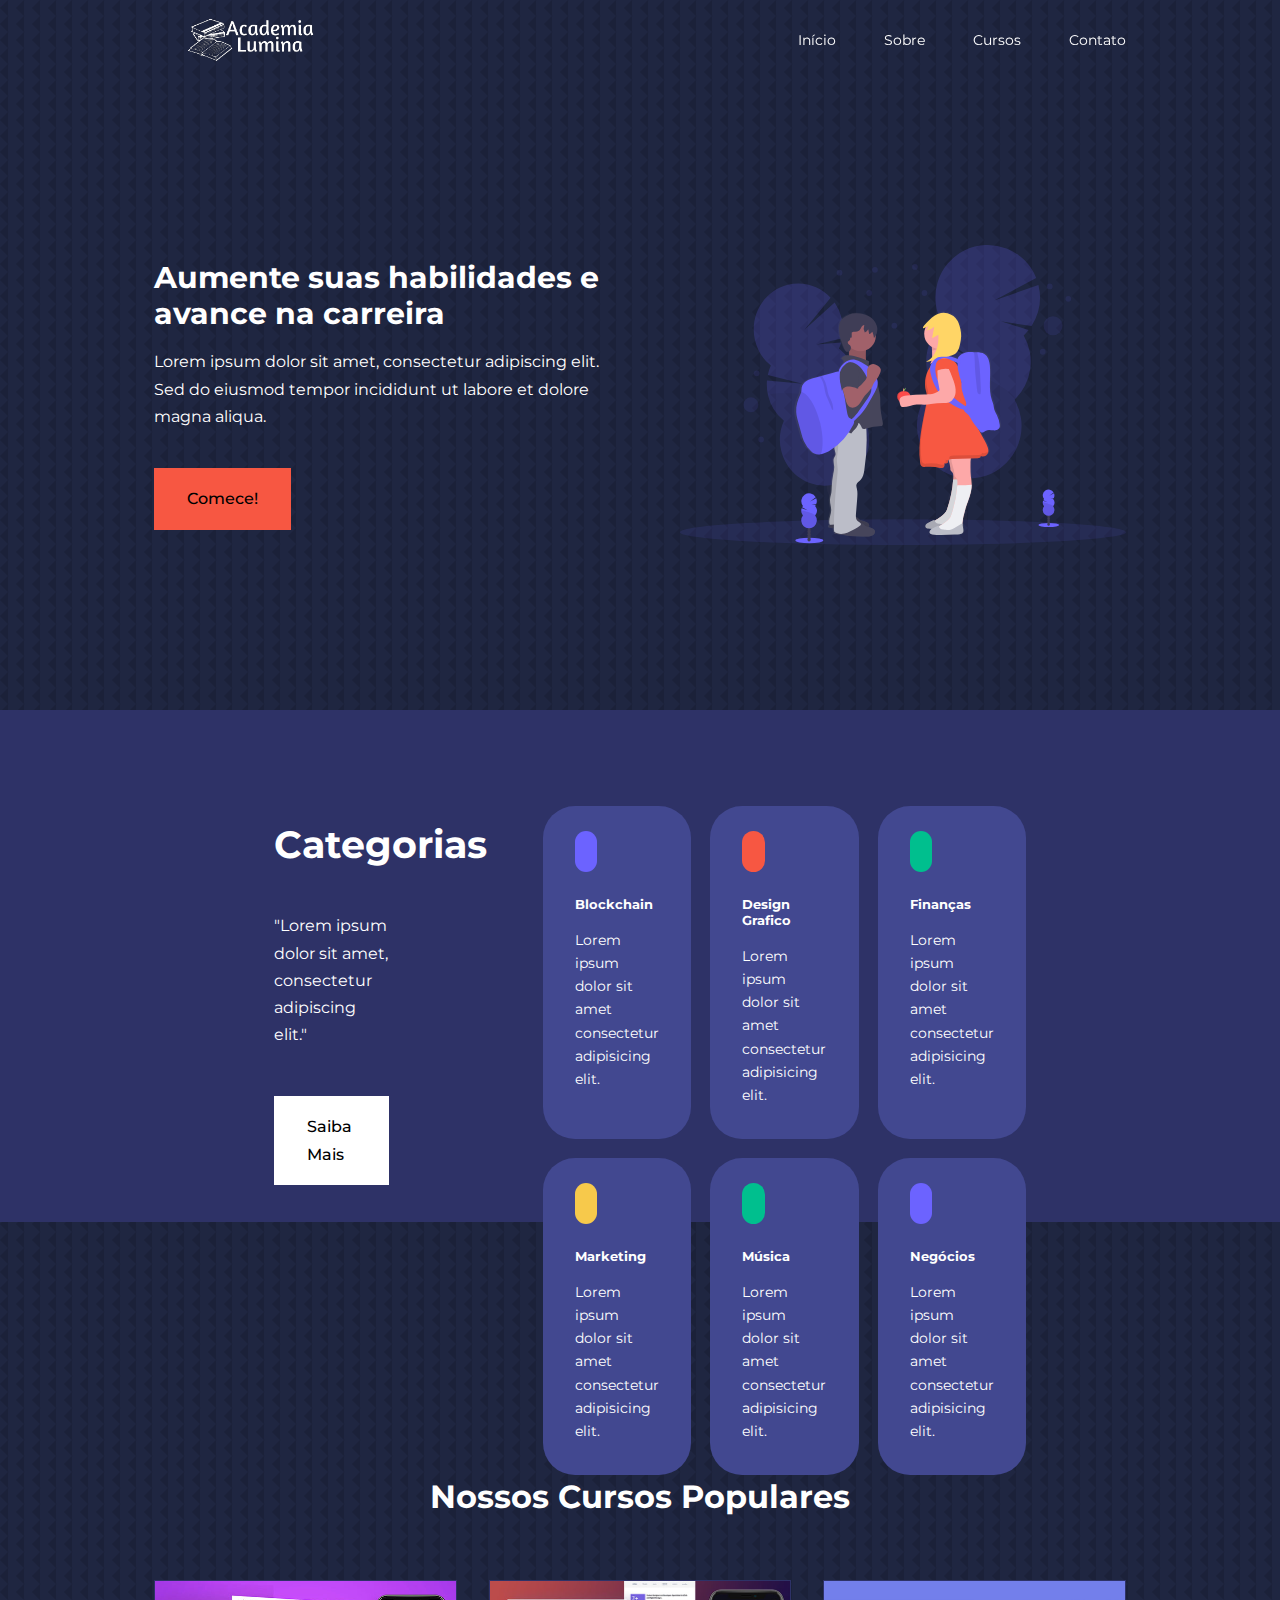
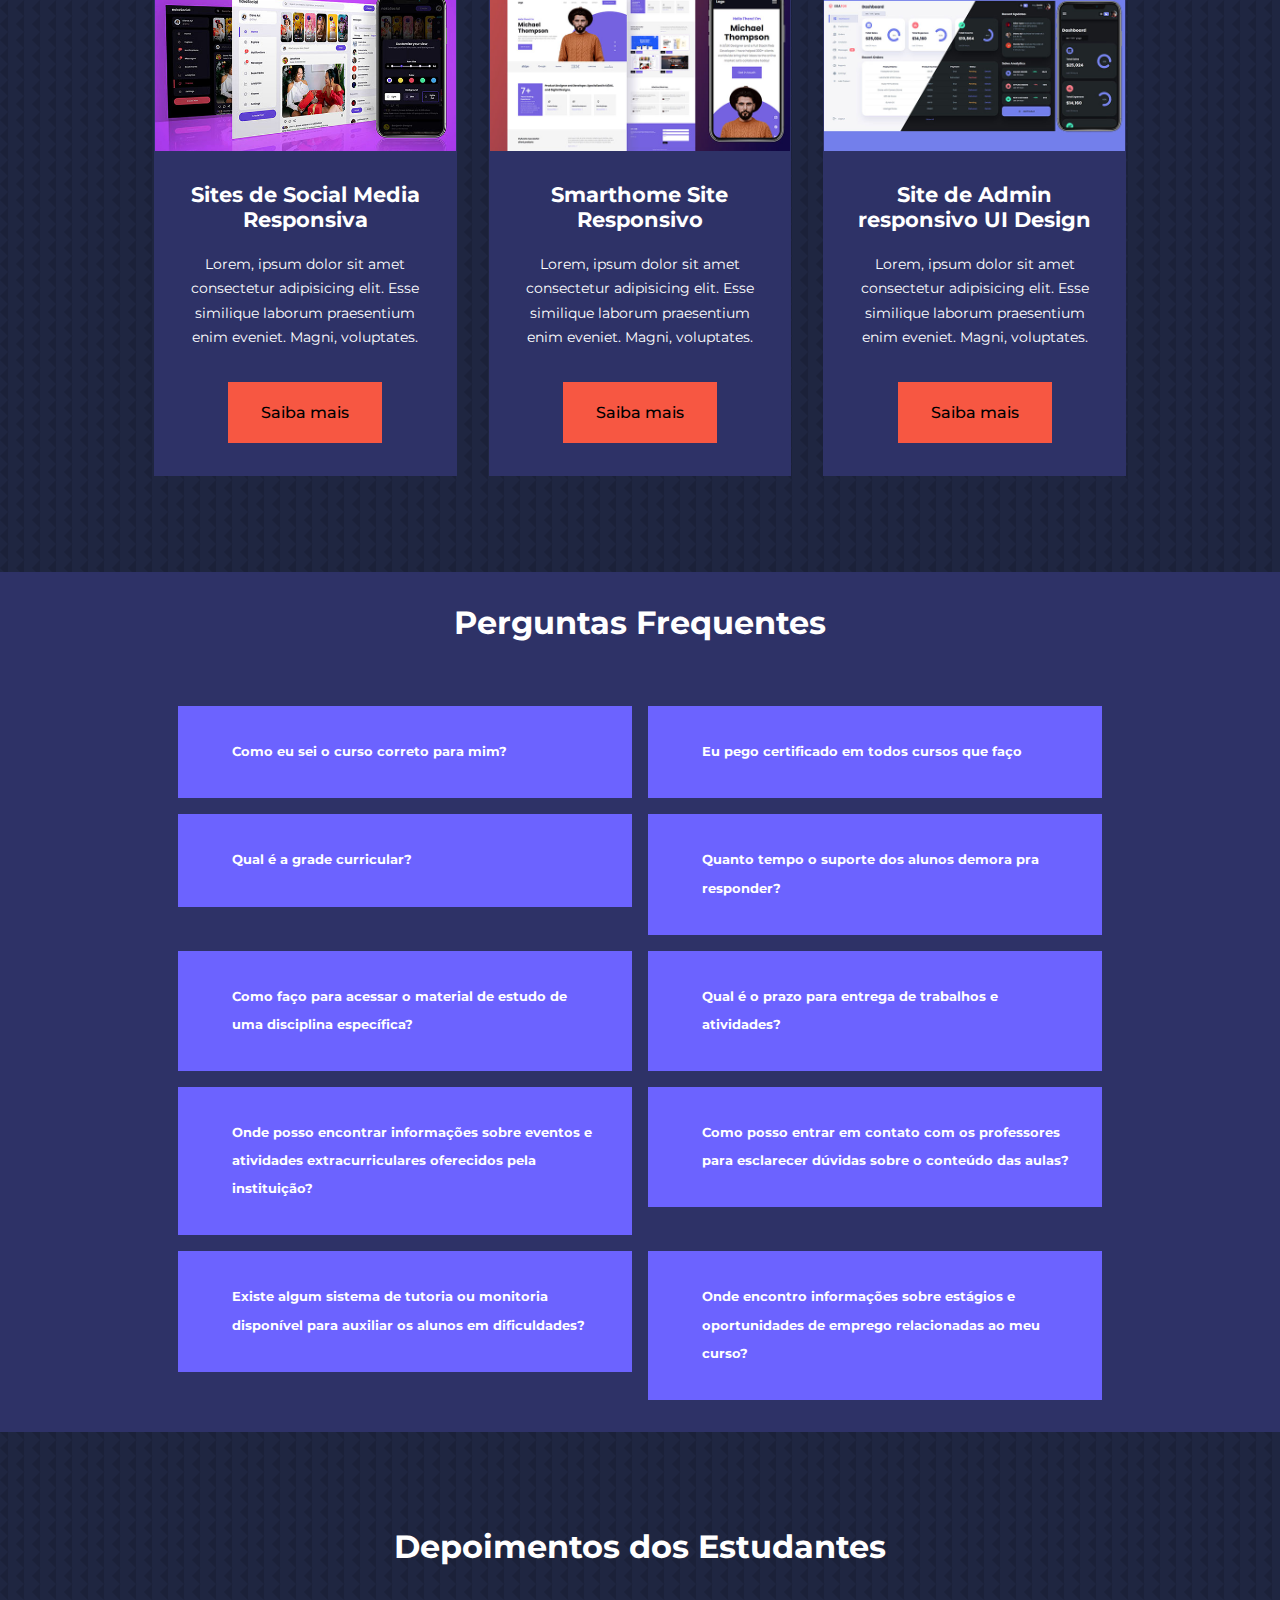
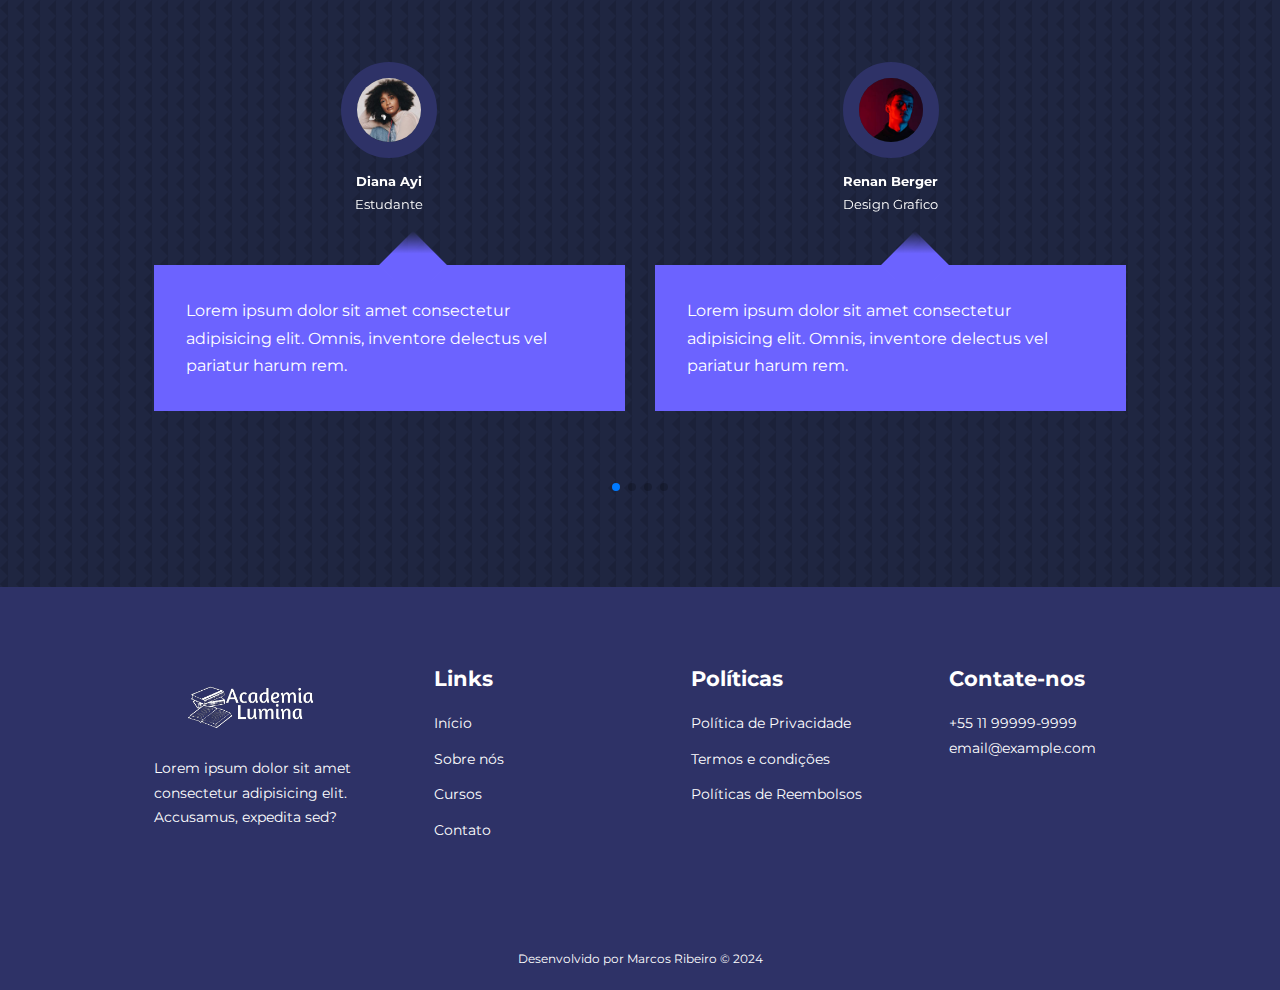
<file: index.html>
<!DOCTYPE html>
<html lang="en">
  <head>
    <meta charset="UTF-8" />
    <meta name="viewport" content="width=device-width, initial-scale=1.0" />
    <title>Academia Lumina</title>
    <link rel="stylesheet" href="./css/style.css" />

    <link
      rel="stylesheet"
      href="https://unicons.iconscout.com/release/v4.0.8/css/line.css"
    />

    <!-- FONT Montserrat -->
    <link rel="preconnect" href="https://fonts.googleapis.com" />
    <link rel="preconnect" href="https://fonts.gstatic.com" crossorigin />
    <link
      href="https://fonts.googleapis.com/css2?family=Montserrat:ital,wght@0,100..900;1,100..900&display=swap"
      rel="stylesheet"
    />

    <!-- Swipper -->
    <link
      rel="stylesheet"
      href="https://cdn.jsdelivr.net/npm/swiper@11/swiper-bundle.min.css"
    />
    <style>
        body {
            background-image: url("./images/bg-texture.png");
        }
    </style>

  </head>
  <body>
    <!-- Navbar -->
    <nav>
      <div class="container nav_container">
        <a class="logo" href="index.html"
          ><img src="./images/Logo_lumina.png" alt=""
        /></a>
        <ul class="nav_menu">
          <li><a href="index.html">Início</a></li>
          <li><a href="about.html">Sobre</a></li>
          <li><a href="courses.html">Cursos</a></li>
          <li><a href="contact.html">Contato</a></li>
        </ul>

        <button id="open-menu-btn"><i class="uil uil-bars"></i></button>
        <button id="close-menu-btn"><i class="uil uil-multiply"></i></button>
      </div>
    </nav>

    <!-- header -->
    <header>
      <div class="container header_container">
        <div class="header_left">
          <h1>Aumente suas habilidades e avance na carreira</h1>
          <p>
            Lorem ipsum dolor sit amet, consectetur adipiscing elit. Sed do
            eiusmod tempor incididunt ut labore et dolore magna aliqua.
          </p>
          <a href="courses.html" class="btn btn-primary">Comece!</a>
        </div>
        <div class="header_right">
          <div class="header_right_image">
            <img src="./images/header.svg" />
          </div>
        </div>
      </div>
    </header>

    <!-- categories -->
    <section class="categories">
      <div class="container categories_container">
        <div class="categories_left">
          <h1>Categorias</h1>
          <p>"Lorem ipsum dolor sit amet, consectetur adipiscing elit."</p>
          <a href="#" class="btn">Saiba Mais</a>
        </div>

        <div class="categories_right">
          <article class="category">
            <span class="category_icon"
              ><i class="uil uil-bitcoin-circle"></i
            ></span>
            <h5>Blockchain</h5>
            <p>Lorem ipsum dolor sit amet consectetur adipisicing elit.</p>
          </article>
  
          <article class="category">
            <span class="category_icon"><i class="uil uil-palette"></i></span>
            <h5>Design Grafico</h5>
            <p>Lorem ipsum dolor sit amet consectetur adipisicing elit.</p>
          </article>
  
          <article class="category">
            <span class="category_icon"><i class="uil uil-usd-circle"></i></span>
            <h5>Finanças</h5>
            <p>Lorem ipsum dolor sit amet consectetur adipisicing elit.</p>
          </article>
  
          <article class="category">
            <span class="category_icon"><i class="uil uil-megaphone"></i></span>
            <h5>Marketing</h5>
            <p>Lorem ipsum dolor sit amet consectetur adipisicing elit.</p>
          </article>
  
          <article class="category">
            <span class="category_icon"><i class="uil uil-music"></i></span>
            <h5>Música</h5>
            <p>Lorem ipsum dolor sit amet consectetur adipisicing elit.</p>
          </article>
  
          <article class="category">
            <span class="category_icon"
              ><i class="uil uil-puzzle-piece"></i
            ></span>
            <h5>Negócios</h5>
            <p>Lorem ipsum dolor sit amet consectetur adipisicing elit.</p>
          </article>
        </div>
      </div>

    </section>

    <!-- Cursos -->
    <section class="courses">
      <h2>Nossos Cursos Populares</h2>
      <div class="container courses_container">
        <article class="course">
          <div class="course_image">
            <img src="./images/course1.jpg" alt="" />
          </div>
          <div class="course_info">
            <h4>Sites de Social Media Responsiva</h4>
            <p>
              Lorem, ipsum dolor sit amet consectetur adipisicing elit. Esse
              similique laborum praesentium enim eveniet. Magni, voluptates.
            </p>
            <a href="courses.html" class="btn btn-primary">Saiba mais</a>
          </div>
        </article>

        <article class="course">
          <div class="course_image">
            <img src="./images/course2.jpg" alt="" />
          </div>
          <div class="course_info">
            <h4>Smarthome Site Responsivo</h4>
            <p>
              Lorem, ipsum dolor sit amet consectetur adipisicing elit. Esse
              similique laborum praesentium enim eveniet. Magni, voluptates.
            </p>
            <a href="courses.html" class="btn btn-primary">Saiba mais</a>
          </div>
        </article>

        <article class="course">
          <div class="course_image">
            <img src="./images/course3.jpg" alt="" />
          </div>
          <div class="course_info">
            <h4>Site de Admin responsivo UI Design</h4>
            <p>
              Lorem, ipsum dolor sit amet consectetur adipisicing elit. Esse
              similique laborum praesentium enim eveniet. Magni, voluptates.
            </p>
            <a href="courses.html" class="btn btn-primary">Saiba mais</a>
          </div>
        </article>
      </div>
    </section>

    <!-- faqs -->
    <section class="faqs">
      <h2>Perguntas Frequentes</h2>
      <div class="container faq_container">
        <article class="faq">
          <div class="faq_icon"><i class="uil uil-plus"></i></div>
          <div class="question_aswer">
            <h4>Como eu sei o curso correto para mim?</h4>
            <p>
              Lorem ipsum dolor sit amet consectetur adipisicing elit. Pariatur
              inventore ex debitis eius natus soluta explicabo. Lorem ipsum
              dolor sit amet consectetur adipisicing elit. Magnam id aspernatur
              rerum accusamus soluta?
            </p>
          </div>
        </article>

        <article class="faq">
          <div class="faq_icon"><i class="uil uil-plus"></i></div>
          <div class="question_aswer">
            <h4>Eu pego certificado em todos cursos que faço</h4>
            <p>
              Lorem ipsum dolor sit amet consectetur adipisicing elit. Pariatur
              inventore ex debitis eius natus soluta explicabo. Lorem ipsum
              dolor sit amet consectetur adipisicing elit. Magnam id aspernatur
              rerum accusamus soluta?
            </p>
          </div>
        </article>

        <article class="faq">
          <div class="faq_icon"><i class="uil uil-plus"></i></div>
          <div class="question_aswer">
            <h4>Qual é a grade curricular?</h4>
            <p>
              Lorem ipsum dolor sit amet consectetur adipisicing elit. Pariatur
              inventore ex debitis eius natus soluta explicabo. Lorem ipsum
              dolor sit amet consectetur adipisicing elit. Magnam id aspernatur
              rerum accusamus soluta?
            </p>
          </div>
        </article>

        <article class="faq">
          <div class="faq_icon"><i class="uil uil-plus"></i></div>
          <div class="question_aswer">
            <h4>Quanto tempo o suporte dos alunos demora pra responder?</h4>
            <p>
              Lorem ipsum dolor sit amet consectetur adipisicing elit. Pariatur
              inventore ex debitis eius natus soluta explicabo. Lorem ipsum
              dolor sit amet consectetur adipisicing elit. Magnam id aspernatur
              rerum accusamus soluta?
            </p>
          </div>
        </article>

        <article class="faq">
          <div class="faq_icon"><i class="uil uil-plus"></i></div>
          <div class="question_aswer">
            <h4>
              Como faço para acessar o material de estudo de uma disciplina
              específica?
            </h4>
            <p>
              Lorem ipsum dolor sit amet consectetur adipisicing elit. Pariatur
              inventore ex debitis eius natus soluta explicabo. Lorem ipsum
              dolor sit amet consectetur adipisicing elit. Magnam id aspernatur
              rerum accusamus soluta?
            </p>
          </div>
        </article>

        <article class="faq">
          <div class="faq_icon"><i class="uil uil-plus"></i></div>
          <div class="question_aswer">
            <h4>Qual é o prazo para entrega de trabalhos e atividades?</h4>
            <p>
              Lorem ipsum dolor sit amet consectetur adipisicing elit. Pariatur
              inventore ex debitis eius natus soluta explicabo. Lorem ipsum
              dolor sit amet consectetur adipisicing elit. Magnam id aspernatur
              rerum accusamus soluta?
            </p>
          </div>
        </article>

        <article class="faq">
          <div class="faq_icon"><i class="uil uil-plus"></i></div>
          <div class="question_aswer">
            <h4>
              Onde posso encontrar informações sobre eventos e atividades
              extracurriculares oferecidos pela instituição?
            </h4>
            <p>
              Lorem ipsum dolor sit amet consectetur adipisicing elit. Pariatur
              inventore ex debitis eius natus soluta explicabo. Lorem ipsum
              dolor sit amet consectetur adipisicing elit. Magnam id aspernatur
              rerum accusamus soluta?
            </p>
          </div>
        </article>

        <article class="faq">
          <div class="faq_icon"><i class="uil uil-plus"></i></div>
          <div class="question_aswer">
            <h4>
              Como posso entrar em contato com os professores para esclarecer
              dúvidas sobre o conteúdo das aulas?
            </h4>
            <p>
              Lorem ipsum dolor sit amet consectetur adipisicing elit. Pariatur
              inventore ex debitis eius natus soluta explicabo. Lorem ipsum
              dolor sit amet consectetur adipisicing elit. Magnam id aspernatur
              rerum accusamus soluta?
            </p>
          </div>
        </article>

        <article class="faq">
          <div class="faq_icon"><i class="uil uil-plus"></i></div>
          <div class="question_aswer">
            <h4>
              Existe algum sistema de tutoria ou monitoria disponível para
              auxiliar os alunos em dificuldades?
            </h4>
            <p>
              Lorem ipsum dolor sit amet consectetur adipisicing elit. Pariatur
              inventore ex debitis eius natus soluta explicabo. Lorem ipsum
              dolor sit amet consectetur adipisicing elit. Magnam id aspernatur
              rerum accusamus soluta?
            </p>
          </div>
        </article>

        <article class="faq">
          <div class="faq_icon"><i class="uil uil-plus"></i></div>
          <div class="question_aswer">
            <h4>
              Onde encontro informações sobre estágios e oportunidades de
              emprego relacionadas ao meu curso?
            </h4>
            <p>
              Lorem ipsum dolor sit amet consectetur adipisicing elit. Pariatur
              inventore ex debitis eius natus soluta explicabo. Lorem ipsum
              dolor sit amet consectetur adipisicing elit. Magnam id aspernatur
              rerum accusamus soluta?
            </p>
          </div>
        </article>
      </div>
    </section>

    <!-- Depoimentos -->
    <section class="container testimonials_container mySwiper">
      <h2>Depoimentos dos Estudantes</h2>
      <div class="swiper-wrapper">
        <article class="testimonial swiper-slide">
          <div class="avatar">
            <img src="./images/avatar1.jpg" alt="" />
          </div>
          <div class="testimonial_info">
            <h5>Diana Ayi</h5>
            <small>Estudante</small>
          </div>
          <div class="testimonial_body">
            <p>
              Lorem ipsum dolor sit amet consectetur adipisicing elit. Omnis,
              inventore delectus vel pariatur harum rem.
            </p>
          </div>
        </article>
        <article class="testimonial swiper-slide">
          <div class="avatar">
            <img src="./images/avatar2.jpg" alt="" />
          </div>
          <div class="testimonial_info">
            <h5>Renan Berger</h5>
            <small>Design Grafico</small>
          </div>
          <div class="testimonial_body">
            <p>
              Lorem ipsum dolor sit amet consectetur adipisicing elit. Omnis,
              inventore delectus vel pariatur harum rem.
            </p>
          </div>
        </article>
        <article class="testimonial swiper-slide">
          <div class="avatar">
            <img src="./images/avatar3.jpg" alt="" />
          </div>
          <div class="testimonial_info">
            <h5>Anton Su</h5>
            <small>Advogado</small>
          </div>
          <div class="testimonial_body">
            <p>
              Lorem ipsum dolor sit amet consectetur adipisicing elit. Omnis,
              inventore delectus vel pariatur harum rem.
            </p>
          </div>
        </article>
        <article class="testimonial swiper-slide">
          <div class="avatar">
            <img src="./images/avatar4.jpg" alt="" />
          </div>
          <div class="testimonial_info">
            <h5>Debora Menezes</h5>
            <small>Estagiária</small>
          </div>
          <div class="testimonial_body">
            <p>
              Lorem ipsum dolor sit amet consectetur adipisicing elit. Omnis,
              inventore delectus vel pariatur harum rem.
            </p>
          </div>
        </article>
        <article class="testimonial swiper-slide">
          <div class="avatar">
            <img src="./images/avatar5.jpg" alt="" />
          </div>
          <div class="testimonial_info">
            <h5>Laura Sesti</h5>
            <small>Web Designer</small>
          </div>
          <div class="testimonial_body">
            <p>
              Lorem ipsum dolor sit amet consectetur adipisicing elit. Omnis,
              inventore delectus vel pariatur harum rem.
            </p>
          </div>
        </article>
      </div>
      <div class="swiper-pagination"></div>
    </section>

    <!-- footer -->
    <footer class="footer">
      <div class="container footer_container">
        <div class="footer_1">
          <a class="logo footer_logo" href="index.html"><img src="./images/Logo_lumina.png" alt="" /></a>
          <p>Lorem ipsum dolor sit amet consectetur adipisicing elit. Accusamus, expedita sed?</p>
        </div>

        <div class="footer_2">
          <h4>Links</h4>
          <ul class="permalinks">
              <li><a href="index.html">Início</a></li>
              <li><a href="about.html">Sobre nós</a></li>
              <li><a href="courses.html">Cursos</a></li>
              <li><a href="contact.html">Contato</a></li>
          </ul>
        </div>

        <div class="footer_3">
            <h4>Políticas</h4>
            <ul class="privacy">
                <li><a href="#">Política de Privacidade</a></li>
                <li><a href="#">Termos e condições</a></li>
                <li><a href="#">Políticas de Reembolsos</a></li>
            </ul>
        </div>

        <div class="footer_4">
            <h4>Contate-nos</h4>
            <div>
                <p>+55 11 99999-9999</p>
                <p>email@example.com</p>
            </div>
            
            <ul class="footer_socials">
                <li><a href="#"><i class="uil uil-facebook-f"></i></a></li>
                <li><a href="#"><i class="uil uil-instagram-alt"></i></a></li>
                <li><a href="#"><i class="uil uil-twitter"></i></a></li>
                <li><a href="#"><i class="uil uil-linkedin-alt"></i></a></li>
            </ul>
        </div>

        
    </div>
    
    <div class="footer_copyright">
        <small>Desenvolvido por Marcos Ribeiro &copy; 2024</small>
    </div>
    </footer>

    <!-- Script -->
    <script src="./main.js"></script>
    <!-- Swipper -->
    <script src="https://cdn.jsdelivr.net/npm/swiper@11/swiper-bundle.min.js"></script>
    <script>
      var swiper = new Swiper(".mySwiper", {
        slidesPerView: 1,
        spaceBetween: 30,
        pagination: {
          el: ".swiper-pagination",
          clickable: true,
        },
        breakpoints: {
          600: {
            slidesPerView: 2,
          },
        },
      });
    </script>
  </body>
</html>
</file>
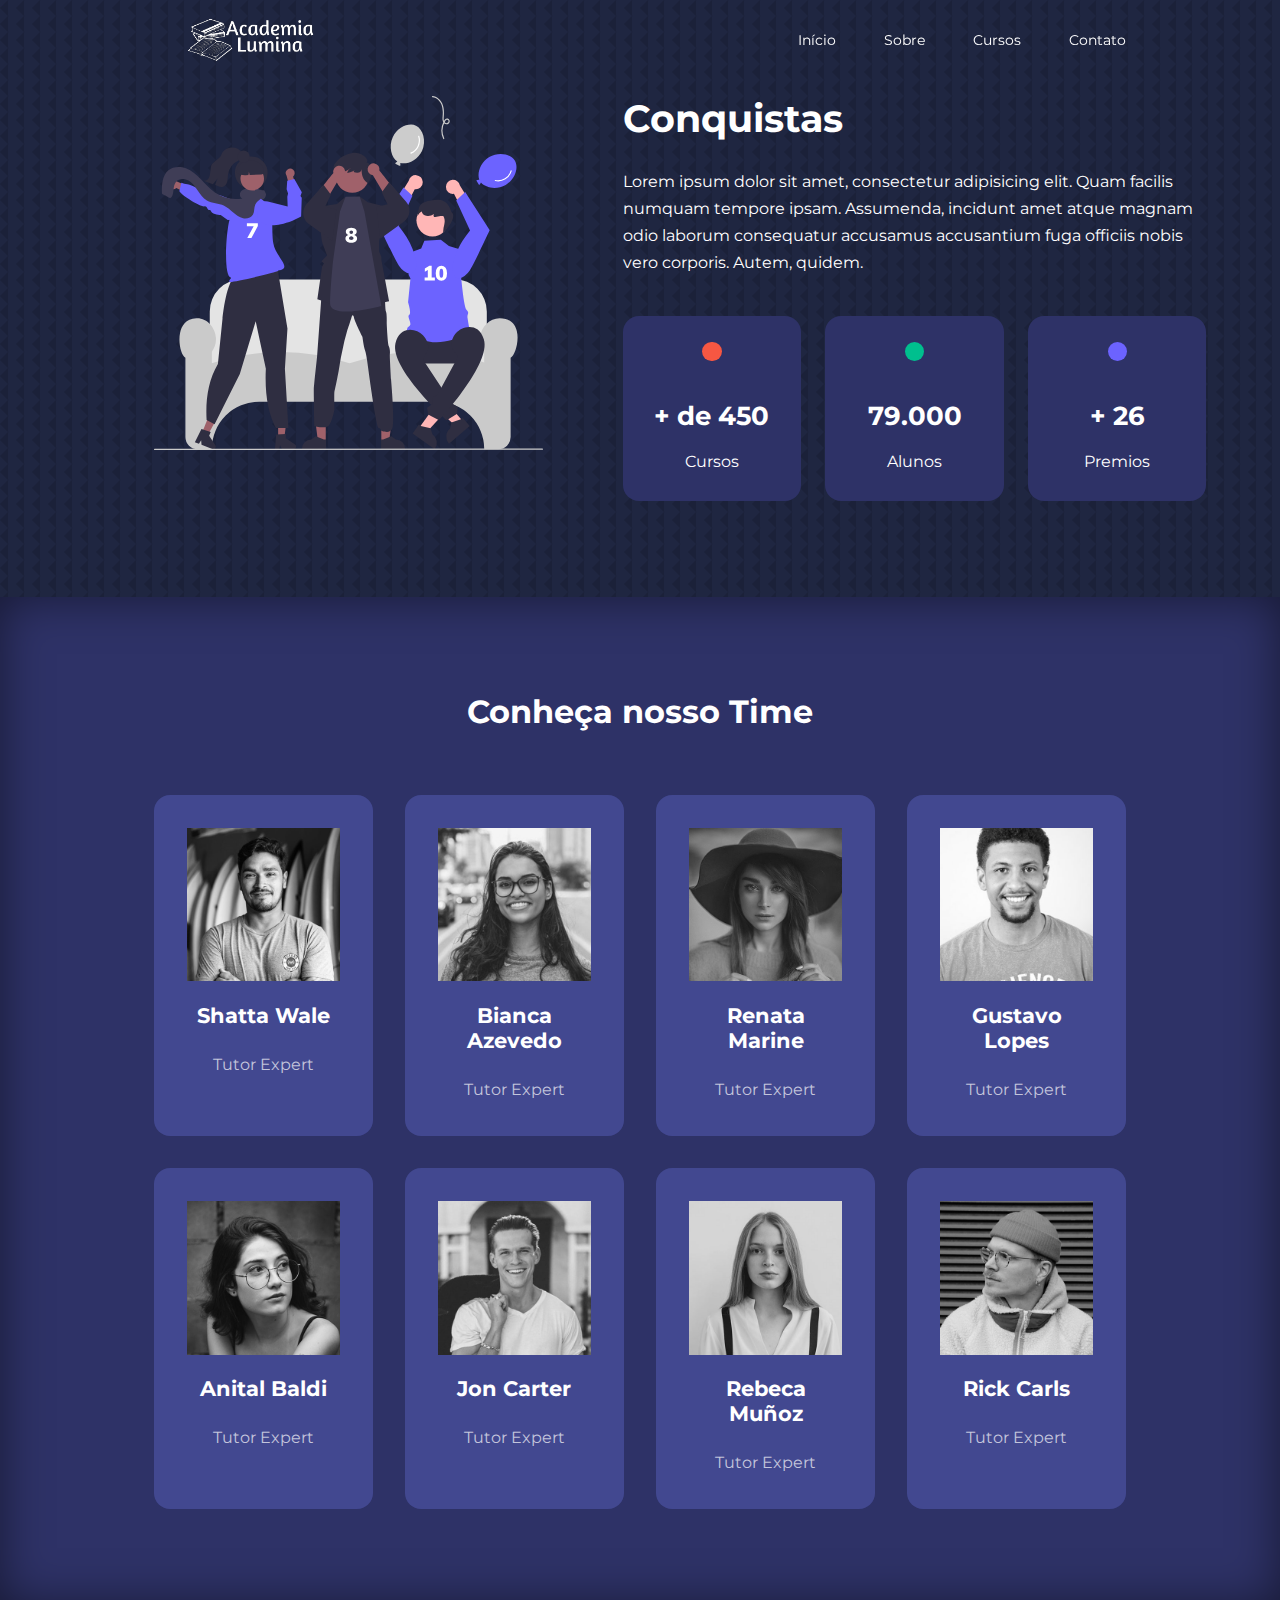
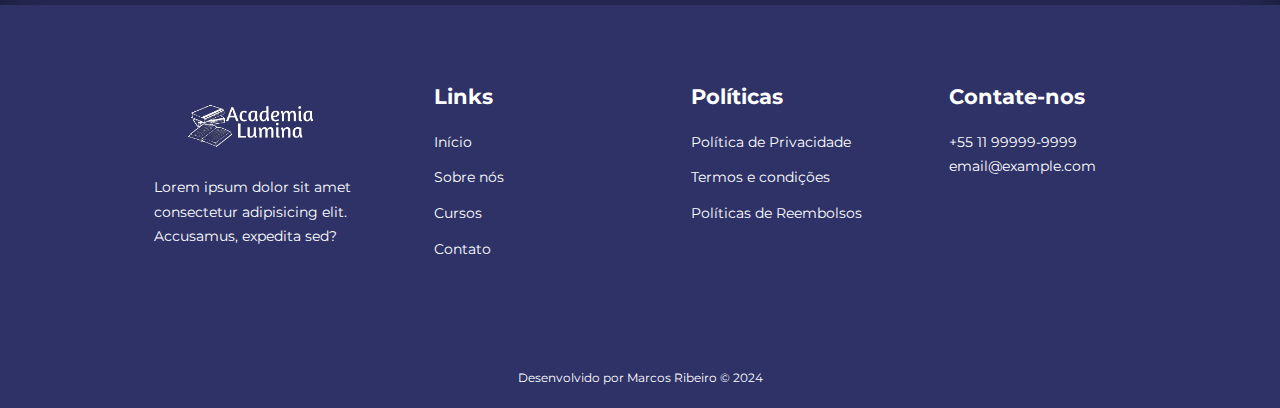
<file: about.html>
<!DOCTYPE html>
<html lang="en">
  <head>
    <meta charset="UTF-8" />
    <meta name="viewport" content="width=device-width, initial-scale=1.0" />
    <title>Academia Lumina | Sobre nós</title>
    <link rel="stylesheet" href="./css/style.css" />
    <link rel="stylesheet" href="./css/about.css">
    <link
      rel="stylesheet"
      href="https://unicons.iconscout.com/release/v4.0.8/css/line.css"
    />

    <!-- FONT Montserrat -->
    <link rel="preconnect" href="https://fonts.googleapis.com" />
    <link rel="preconnect" href="https://fonts.gstatic.com" crossorigin />
    <link
      href="https://fonts.googleapis.com/css2?family=Montserrat:ital,wght@0,100..900;1,100..900&display=swap"
      rel="stylesheet"
    />

    <!-- Swipper -->
    <link
      rel="stylesheet"
      href="https://cdn.jsdelivr.net/npm/swiper@11/swiper-bundle.min.css"
    />
    <style>
        body {
            background-image: url("./images/bg-texture.png");
        }
    </style>

  </head>
  <body>
    <!-- Navbar -->
    <nav>
      <div class="container nav_container">
        <a class="logo" href="index.html"
          ><img src="./images/Logo_lumina.png" alt=""
        /></a>
        <ul class="nav_menu">
          <li><a href="index.html">Início</a></li>
          <li><a href="about.html">Sobre</a></li>
          <li><a href="courses.html">Cursos</a></li>
          <li><a href="contact.html">Contato</a></li>
        </ul>

        <button id="open-menu-btn"><i class="uil uil-bars"></i></button>
        <button id="close-menu-btn"><i class="uil uil-multiply"></i></button>
      </div>
    </nav>

    <!-- Conquistas -->
    <section class="about_achievments">
        <div class="container about_achievements-container">
            <div class="about_achievements-left">
                <img src="./images/about achievements.svg" >
            </div>
            <div class="about_achievements-right">
                <h1>Conquistas</h1>
                <p>Lorem ipsum dolor sit amet, consectetur adipisicing elit. Quam facilis numquam tempore ipsam. Assumenda, incidunt amet atque magnam odio laborum consequatur accusamus accusantium fuga officiis nobis vero corporis. Autem, quidem.</p>
                <div class="achievements_cards">
                    <article class="achievements_card">
                        <span class="achievement_icon">
                            <i class="uil uil-video"></i>
                        </span>
                        <h3>+ de 450</h3>
                        <p>Cursos</p>
                    </article>
                    <article class="achievements_card">
                        <span class="achievement_icon">
                            <i class="uil uil-users-alt"></i>
                        </span>
                        <h3>79.000</h3>
                        <p>Alunos</p>
                    </article>
                    <article class="achievements_card">
                        <span class="achievement_icon">
                            <i class="uil uil-trophy"></i>
                        </span>
                        <h3>+ 26</h3>
                        <p>Premios</p>
                    </article>
                </div>
            </div>
        </div>
    </section>

    <!-- Team -->
    <section class="team">
        <h2>Conheça nosso Time</h2>
        <div class="container team_container">
            <article class="team_member">
                <div class="team_member-image">
                    <img src="./images/tm1.jpg" alt="">
                </div>
                <div class="team_member-info">
                    <h4>Shatta Wale</h4>
                    <p>Tutor Expert</p>
                </div>
                <div class="team_member-socials">
                    <a href="https://instagram.com" target="blank"><i class="uil uil-instagram"></i></a>
                    <a href="https://twitter.com" target="blank"><i class="uil uil-twitter-alt"></i></a>
                    <a href="https://linkedin.com" target="blank"><i class="uil uil-linkedin-alt"></i></a>
                </div>
            </article>

            <article class="team_member">
                <div class="team_member-image">
                    <img src="./images/tm2.jpg" alt="">
                </div>
                <div class="team_member-info">
                    <h4>Bianca Azevedo</h4>
                    <p>Tutor Expert</p>
                </div>
                <div class="team_member-socials">
                    <a href="https://instagram.com" target="blank"><i class="uil uil-instagram"></i></a>
                    <a href="https://twitter.com" target="blank"><i class="uil uil-twitter-alt"></i></a>
                    <a href="https://linkedin.com" target="blank"><i class="uil uil-linkedin-alt"></i></a>
                </div>
            </article>
            <article class="team_member">
                <div class="team_member-image">
                    <img src="./images/tm3.jpg" alt="">
                </div>
                <div class="team_member-info">
                    <h4>Renata Marine</h4>
                    <p>Tutor Expert</p>
                </div>
                <div class="team_member-socials">
                    <a href="https://instagram.com" target="blank"><i class="uil uil-instagram"></i></a>
                    <a href="https://twitter.com" target="blank"><i class="uil uil-twitter-alt"></i></a>
                    <a href="https://linkedin.com" target="blank"><i class="uil uil-linkedin-alt"></i></a>
                </div>
            </article>
            
            <article class="team_member">
                <div class="team_member-image">
                    <img src="./images/tm4.jpg" alt="">
                </div>
                <div class="team_member-info">
                    <h4>Gustavo Lopes</h4>
                    <p>Tutor Expert</p>
                </div>
                <div class="team_member-socials">
                    <a href="https://instagram.com" target="blank"><i class="uil uil-instagram"></i></a>
                    <a href="https://twitter.com" target="blank"><i class="uil uil-twitter-alt"></i></a>
                    <a href="https://linkedin.com" target="blank"><i class="uil uil-linkedin-alt"></i></a>
                </div>
            </article>
            
            <article class="team_member">
                <div class="team_member-image">
                    <img src="./images/tm5.jpg" alt="">
                </div>
                <div class="team_member-info">
                    <h4>Anital Baldi</h4>
                    <p>Tutor Expert</p>
                </div>
                <div class="team_member-socials">
                    <a href="https://instagram.com" target="blank"><i class="uil uil-instagram"></i></a>
                    <a href="https://twitter.com" target="blank"><i class="uil uil-twitter-alt"></i></a>
                    <a href="https://linkedin.com" target="blank"><i class="uil uil-linkedin-alt"></i></a>
                </div>
            </article>
            
            <article class="team_member">
                <div class="team_member-image">
                    <img src="./images/tm6.jpg" alt="">
                </div>
                <div class="team_member-info">
                    <h4>Jon Carter</h4>
                    <p>Tutor Expert</p>
                </div>
                <div class="team_member-socials">
                    <a href="https://instagram.com" target="blank"><i class="uil uil-instagram"></i></a>
                    <a href="https://twitter.com" target="blank"><i class="uil uil-twitter-alt"></i></a>
                    <a href="https://linkedin.com" target="blank"><i class="uil uil-linkedin-alt"></i></a>
                </div>
            </article>
            
            <article class="team_member">
                <div class="team_member-image">
                    <img src="./images/tm7.jpg" alt="">
                </div>
                <div class="team_member-info">
                    <h4>Rebeca Muñoz</h4>
                    <p>Tutor Expert</p>
                </div>
                <div class="team_member-socials">
                    <a href="https://instagram.com" target="blank"><i class="uil uil-instagram"></i></a>
                    <a href="https://twitter.com" target="blank"><i class="uil uil-twitter-alt"></i></a>
                    <a href="https://linkedin.com" target="blank"><i class="uil uil-linkedin-alt"></i></a>
                </div>
            </article>
            
            <article class="team_member">
                <div class="team_member-image">
                    <img src="./images/tm8.jpg" alt="">
                </div>
                <div class="team_member-info">
                    <h4>Rick Carls</h4>
                    <p>Tutor Expert</p>
                </div>
                <div class="team_member-socials">
                    <a href="https://instagram.com" target="blank"><i class="uil uil-instagram"></i></a>
                    <a href="https://twitter.com" target="blank"><i class="uil uil-twitter-alt"></i></a>
                    <a href="https://linkedin.com" target="blank"><i class="uil uil-linkedin-alt"></i></a>
                </div>
            </article>
            
            <!-- <article class="team_member">
                <div class="team_member-image">
                    <img src="./images/tm9.jpg" alt="">
                </div>
                <div class="team_member-info">
                    <h4>Fernanda Bahl</h4>
                    <p>Tutor Expert</p>
                </div>
                <div class="team_member-socials">
                    <a href="https://instagram.com" target="blank"><i class="uil uil-instagram"></i></a>
                    <a href="https://twitter.com" target="blank"><i class="uil uil-twitter-alt"></i></a>
                    <a href="https://linkedin.com" target="blank"><i class="uil uil-linkedin-alt"></i></a>
                </div>
            </article>
            
            <article class="team_member">
                <div class="team_member-image">
                    <img src="./images/tm10.jpg" alt="">
                </div>
                <div class="team_member-info">
                    <h4>Juliana Pinheiro</h4>
                    <p>Tutor Expert</p>
                </div>
                <div class="team_member-socials">
                    <a href="https://instagram.com" target="blank"><i class="uil uil-instagram"></i></a>
                    <a href="https://twitter.com" target="blank"><i class="uil uil-twitter-alt"></i></a>
                    <a href="https://linkedin.com" target="blank"><i class="uil uil-linkedin-alt"></i></a>
                </div>
            </article> -->
            
        </div>
    </section>



     <!-- footer -->
    <footer class="footer">
    <div class="container footer_container">
        <div class="footer_1">
        <a class="logo footer_logo" href="index.html"><img src="./images/Logo_lumina.png" alt="" /></a>
        <p>Lorem ipsum dolor sit amet consectetur adipisicing elit. Accusamus, expedita sed?</p>
        </div>

        <div class="footer_2">
        <h4>Links</h4>
        <ul class="permalinks">
            <li><a href="index.html">Início</a></li>
            <li><a href="about.html">Sobre nós</a></li>
            <li><a href="courses.html">Cursos</a></li>
            <li><a href="contact.html">Contato</a></li>
        </ul>
        </div>

        <div class="footer_3">
            <h4>Políticas</h4>
            <ul class="privacy">
                <li><a href="#">Política de Privacidade</a></li>
                <li><a href="#">Termos e condições</a></li>
                <li><a href="#">Políticas de Reembolsos</a></li>
            </ul>
        </div>

        <div class="footer_4">
            <h4>Contate-nos</h4>
            <div>
                <p>+55 11 99999-9999</p>
                <p>email@example.com</p>
            </div>
            
            <ul class="footer_socials">
                <li><a href="#"><i class="uil uil-facebook-f"></i></a></li>
                <li><a href="#"><i class="uil uil-instagram-alt"></i></a></li>
                <li><a href="#"><i class="uil uil-twitter"></i></a></li>
                <li><a href="#"><i class="uil uil-linkedin-alt"></i></a></li>
            </ul>
        </div>

        
    </div>
    
    <div class="footer_copyright">
        <small>Desenvolvido por Marcos Ribeiro &copy; 2024</small>
    </div>
    </footer>
    <!-- Script -->
    <script src="./main.js"></script>
    
  </body>
</html>
</file>
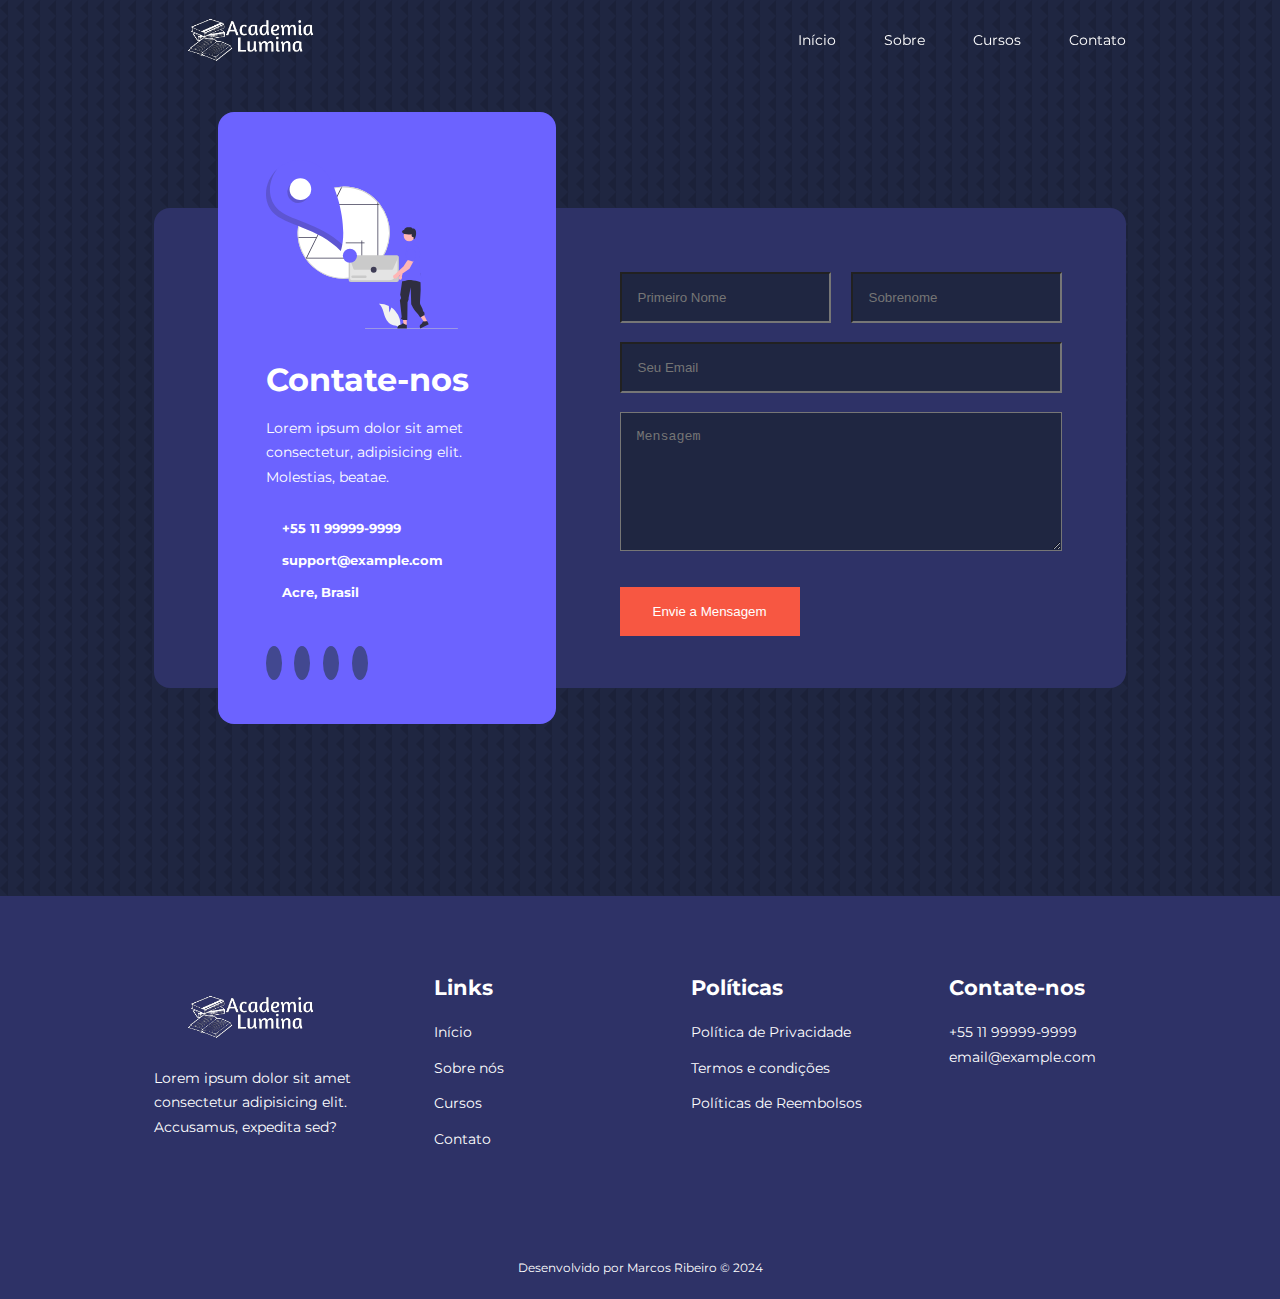
<file: contact.html>
<!DOCTYPE html>
<html lang="en">
  <head>
    <meta charset="UTF-8" />
    <meta name="viewport" content="width=device-width, initial-scale=1.0" />
    <title>Academia Lumina | Contato</title>
    <link rel="stylesheet" href="./css/style.css" />
    <link rel="stylesheet" href="./css/contact.css" />

    <link
      rel="stylesheet"
      href="https://unicons.iconscout.com/release/v4.0.8/css/line.css"
    />

    <!-- FONT Montserrat -->
    <link rel="preconnect" href="https://fonts.googleapis.com" />
    <link rel="preconnect" href="https://fonts.gstatic.com" crossorigin />
    <link
      href="https://fonts.googleapis.com/css2?family=Montserrat:ital,wght@0,100..900;1,100..900&display=swap"
      rel="stylesheet"
    />
    <style>
      body {
        background-image: url("./images/bg-texture.png");
      }
    </style>
  </head>
  <body>
    <!-- Navbar -->
    <nav>
      <div class="container nav_container">
        <a class="logo" href="index.html"
          ><img src="./images/Logo_lumina.png" alt=""
        /></a>
        <ul class="nav_menu">
          <li><a href="index.html">Início</a></li>
          <li><a href="about.html">Sobre</a></li>
          <li><a href="courses.html">Cursos</a></li>
          <li><a href="contact.html">Contato</a></li>
        </ul>

        <button id="open-menu-btn"><i class="uil uil-bars"></i></button>
        <button id="close-menu-btn"><i class="uil uil-multiply"></i></button>
      </div>
    </nav>

    <!-- Forumulario de contato -->
    <section class="contact">
      <div class="container contact_container">
        <aside class="contact_aside">
          <div class="aside_image">
            <img src="./images/contact.svg" alt="" />
          </div>
          <h2>Contate-nos</h2>
          <p>
            Lorem ipsum dolor sit amet consectetur, adipisicing elit. Molestias,
            beatae.
          </p>
          <ul class="contact_details">
            <li>
              <i class="uil uil-phone-times"></i>
              <h5>+55 11 99999-9999</h5>
            </li>
            <li>
              <i class="uil uil-envelope"></i>
              <h5>support@example.com</h5>
            </li>
            <li>
              <i class="uil uil-location-point"></i>
              <h5>Acre, Brasil</h5>
            </li>
          </ul>
          <ul class="contact_socials">
            <li>
              <a href="https://facebook.com"
                ><i class="uil uil-facebook-f"></i
              ></a>
            </li>
            <li>
              <a href="https://instagram.com"
                ><i class="uil uil-instagram"></i
              ></a>
            </li>
            <li>
              <a href="https://twitter.com"><i class="uil uil-twitter"></i></a>
            </li>
            <li>
              <a href="https://linkedin.com"
                ><i class="uil uil-linkedin-alt"></i
              ></a>
            </li>
          </ul>
        </aside>

        <form class="contact_form">
          <div class="form_name">
            <input
              type="text"
              name="Primeiro Nome"
              placeholder="Primeiro Nome"
              required
            />
            <input
              type="text"
              name="Sobrenome"
              placeholder="Sobrenome"
              required
            />
          </div>
          <input type="email" name="email" placeholder="Seu Email" required />
          <textarea name="menssagem" placeholder="Mensagem" rows="7"></textarea>
          <button type="submit" class="btn btn-primary">
            Envie a Mensagem
          </button>
        </form>
      </div>
    </section>

    <!-- footer -->
    <footer class="footer">
      <div class="container footer_container">
        <div class="footer_1">
          <a class="logo footer_logo" href="index.html"
            ><img src="./images/Logo_lumina.png" alt=""
          /></a>
          <p>
            Lorem ipsum dolor sit amet consectetur adipisicing elit. Accusamus,
            expedita sed?
          </p>
        </div>

        <div class="footer_2">
          <h4>Links</h4>
          <ul class="permalinks">
            <li><a href="index.html">Início</a></li>
            <li><a href="about.html">Sobre nós</a></li>
            <li><a href="courses.html">Cursos</a></li>
            <li><a href="contact.html">Contato</a></li>
          </ul>
        </div>

        <div class="footer_3">
          <h4>Políticas</h4>
          <ul class="privacy">
            <li><a href="#">Política de Privacidade</a></li>
            <li><a href="#">Termos e condições</a></li>
            <li><a href="#">Políticas de Reembolsos</a></li>
          </ul>
        </div>

        <div class="footer_4">
          <h4>Contate-nos</h4>
          <div>
            <p>+55 11 99999-9999</p>
            <p>email@example.com</p>
          </div>

          <ul class="footer_socials">
            <li>
              <a href="#"><i class="uil uil-facebook-f"></i></a>
            </li>
            <li>
              <a href="#"><i class="uil uil-instagram-alt"></i></a>
            </li>
            <li>
              <a href="#"><i class="uil uil-twitter"></i></a>
            </li>
            <li>
              <a href="#"><i class="uil uil-linkedin-alt"></i></a>
            </li>
          </ul>
        </div>
      </div>

      <div class="footer_copyright">
        <small>Desenvolvido por Marcos Ribeiro &copy; 2024</small>
      </div>
    </footer>

    <!-- Script -->
    <script src="./main.js"></script>
  </body>
</html>
</file>
<file: css/style.css>
@import url('https://fonts.googleapis.com/css2?family=Montserrat:ital,wght@0,100..900;1,100..900&display=swap');

*{
    margin: 0;
    padding: 0;
    bottom: 0;
    outline: 0;
    text-decoration: none;
    list-style: none;
    box-sizing: border-box;
}

:root{
    --color-primary: #6c63ff;
    --color-success: #00bf8e;
    --color-warning: #f7c94b;
    --color-danger: #f75742;
    --color-danger-variant: rgba(247, 88, 66, 0.4);
    --color-white: #fff;
    --color-light: rgba(255, 255, 255, 0.7);
    --color-black: #000;
    --color-bg: #1f2641;
    --color-bg1: #2e3267;
    --color-bg2: #424890;

    --container-width-lg: 76%;
    --container-width-md: 90%;
    --container-width-sm: 94%;

    --transition: all 400ms ease;
}

body{
    font-family: 'Montserrat', sans-serif;
    line-height: 1.7;
    color: var(--color-white);
    background: var(--color-bg);
}

.container {
    width: var(--container-width-lg);
    margin: 0 auto;
}

section {
    padding: 6rem 0;
}

section h2 {
    text-align: center;
    margin-bottom: 4rem;
}

h1, h2, h3, h4, h5 {
    line-height: 1.2;
}

h1 {
    font-size: 2.4rem;
}

h2 {
    font-size: 2rem;
}

h3 {
    font-size: 1.6rem;
}

h4 {
    font-size: 1.3rem;
}

a {
    color: var(--color-white);
}


.logo >img {
    width: 200px;
    padding: 1rem 2rem;
    filter: invert(100%);
}

img {
    width: 100%;
    display: block;
    object-fit: cover;
}

.btn {
    display: inline-block;
    background: var(--color-white);
    padding: 1rem 2rem;
    border: 1px solid transparent;
    font-weight: 500;
    transition: var(--transition);
    color: #000;
}

.btn:hover {
    background: transparent;
    color: var(--color-white);
    border-color: var(--color-white);
}

.btn-primary {
    background: var(-danger);
    color: var(--color-white);
}

/* NAVBAR */

nav {
    background: transparent;
    width: 100vw;
    height: 80px;
    position: fixed;
    top: 0;
    z-index: 11;
}

/* JS para mudar os estilos da Navbar */
.window-scroll {
    background: var(--color-primary);
    box-shadow: 0 1rem 2rem rgba(0,0,0,0.2);
}

.nav_container {
    height: 100%;
    display: flex;
    justify-content: space-between;
    align-items: center;
}

nav button {
    display: none;
}

.nav_menu{
    display: flex;
    align-items: center;
    gap: 3rem;
}

.nav_menu a {
    font-size: 0.9rem;
    transition: var(--transition);

}

.nav_menu a:hover {
    color: var(--color-bg2);
}

/* Header */
header{
    position: relative;
    top: 5rem;
    overflow: hidden;
    height: 70vh;
    margin-bottom: 5rem;
}

.header_container {
    display: grid;
    grid-template-columns: 1fr 1fr;
    align-items: center;
    gap: 5rem;
    height: 100%;
}

.header_left p {
    margin: 1rem 0 2.4rem;
}

body > header > div > div.header_left > h1 {
    font-size: 30px;
}

body > header > div > div.header_left > a {
    background: var(--color-danger);
    color: #000;
}

/* categories */


.categories {
    display: flex; 
    height: 32rem;
    background: var(--color-bg1);
}

.categories h1 {
    line-height: 1;
    margin-bottom: 3rem;
}

.categories_container {
    display: grid;
    grid-template-columns: 40% 60%;
    /* gap: 4rem; */
}

body > section > div.container.categories_container > a {
    width: 30%;
    height: 15%;
    padding: 0;
}
.categories_left {
    margin-left: 100px;
    width: 40%;
    padding: 20px;
    margin-right: 4rem;
}

.categories_right {
    margin-right: 100px;
}
.categories_left p {
    margin: 1rem 0 3rem;
    max-width: 100%;
   
}

.categories_right {
    display: grid;
    grid-template-columns: repeat(3, 1fr);
    gap: 1.2rem;
}

.category {
    background: var(--color-bg2);
    padding: 2rem;
    border-radius: 2rem;
    transition: var(--transition);
}

.category:hover {
    box-shadow: 0 3rem rgba(0,0,0,0.3);
    z-index: 1;
}

.category:nth-child(2) .category_icon{
    background: var(--color-danger);
}
.category:nth-child(3) .category_icon{
    background: var(--color-success);
}
.category:nth-child(4) .category_icon{
    background: var(--color-warning);
}
.category:nth-child(5) .category_icon{
    background: var(--color-success);
}

.category_icon{
    background: var(--color-primary);
    padding: 0.7rem;
    border-radius: 0.9rem;
}

.category h5 {
    margin: 2rem 0 1rem;
}

.category p {
    font-size: 0.85rem;
}

/* Cursos */

body > section.courses > div > article > a,
body > section.courses > div > article > div.course_info > a {
    color: #000;
    background: var(--color-danger);
}

.courses {
    margin-top: 10rem;
}

.courses_container {
    display: grid;
    grid-template-columns: repeat(3, 1fr);
    gap: 2rem;
}

.course {
    background: var(--color-bg1);
    text-align: center;
    border: 1px solid transparent;
    transition: var(--transition);
}
.course:hover{
    background: transparent;
    border-color: var(--color-primary);
}

.course_info {
    padding: 2rem;
}
.course_info p {
    margin: 1.2rem 0 2rem;
    font-size: 0.9rem;
}

/* FAQ */

.faqs {
    background: var(--color-bg1);
    box-shadow: inset 0 0 3rem rgba (0,0,0, 0.5);
    padding: 2rem; 
}

.faq_container{
    display: grid;
    grid-template-columns: 1fr 1fr;
    gap: 1rem;
}


.faq{
    padding: 2rem;
    display: flex;
    align-items: center;
    gap: 1.4rem;
    height: fit-content;
    background: var(--color-primary);
    cursor: pointer;
}

.faq h4 {
    font-size: 0.8rem;
    line-height: 2.2;
    margin: 0;
}

.faq_icon {
    align-self: flex-start;
    font-size: 1.2rem;
}
.faq p {
    margin-top: 0.8rem;
    font-size: 0.9rem;
    line-height: 1.6;
    display: none;
}

.faq.open p {
    display: block;
}

/* depoimentos */
.testimonials_container {
    overflow-x: hidden;
    position: relative;
    margin-bottom: 5rem;
}

.testimonial {
    padding-top: 2rem;
}

.avatar {
    width: 6rem;
    height: 6rem;
    border-radius: 50%;
    overflow: hidden;
    margin: 0 auto 1rem;
    border: 1rem solid var(--color-bg1);
}


.testimonial_info {
    text-align: center;
}

.testimonial_body {
    background: var(--color-primary);
    padding: 2rem;
    margin-top: 3rem;
    position: relative;
}

.testimonial_body::before {
    content: "";
    display: block;
    background: linear-gradient(135deg, transparent, var(--color-primary), var(--color-primary), var(--color-primary) );
    width: 3rem;
    height: 3rem;
    position: absolute;
    left: 50%;
    top: -1.5rem;
    transform: rotate(45deg);
}

/* footer */

footer {
    background: var(--color-bg1);
    padding-top: 5rem;
    font-size: 0.9rem;
}

.footer_container {
    display: grid;
    grid-template-columns: repeat(4, 1fr);
    gap: 5rem;
}

body > footer > div > div.footer_1 > a > img {
    padding-top: 0;
    padding-bottom: 0.5rem;
}

.footer_container> div h4 {
    margin-bottom: 1.2rem;
    
}

.footer_1 p {
    margin: 0 0 2rem;
}

footer ul li {
    margin-bottom: 0.7rem;
}

footer ul li a:hover {
    text-decoration: underline;
}

.footer_socials {
    display: flex;
    gap: 1rem;
    font-size: 1.2rem;
    margin-top: 2rem;
}

.footer_copyright {
    text-align: center;
    margin-top: 4rem;
    padding: 1.2rem 0;
    border-top: 1px solid var(--color-bg1);
}

/* Media Query for Tablet */

@media screen and (max-width: 1024px) {
    .container {
        width: var(--container-width-md);
    }

    h1 {
        font-size: 2.2rem;
    }

    h2 {
        font-size: 1.7rem;
    }

    h3 {
        font-size: 1.4rem;
    }

    h4 {
        font-size: 1.2rem;
    }

    /* navbar */
    nav button {
        display: inline-block;
        background: transparent;
        font-size: 1.8rem;
        color: var(--color-white);
        cursor: pointer;
    }

    nav button#close-menu-btn {
        display: none;
    }

    .nav_menu {
        position: fixed;
        top: 5rem;
        right: 5%;
        width: 18rem;
        height: fit-content;
        flex-direction: column;
        gap: 0;
        display: none;
    }

    .nav_menu li {
        width: 100%;
        height: 5.8rem;
        animation: animateNavItems 1s lienar forwards;
        transform-origin: top right ;
    }

    .nav_menu li:nth-child(2) {
        animation-delay: 2s;
    }
    .nav_menu li:nth-child(3) {
        animation-delay: 3s;
    }
    .nav_menu li:nth-child(4) {
        animation-delay: 4s;
    }

    @keyframes animateNavItems {
        0% {
            transform: rotateZ(-90deg);
        }
        100% {
            transform: rotateZ(0);
            opacity: 1;
        }
    }

    .nav_menu li a {
        background: var(--color-primary);
        box-shadow: -4rem 6rem 10rem rgba(0,0,0, 0.6);
        width: 100%;
        height: 100%;
        display: grid;
        place-items: center;
    }
    .nav_menu li a:hover {
        background: var(--color-bg2);
        color: var(--color-white);
    }

    /* header */
    header {
        height: 54vh;
        margin-bottom: 4rem;
    }

    .header_container {
        gap: 0;
        padding-bottom: 3rem;
    }

    /* Categories */
    .categories {
        height: auto;
    }

    .categories_container {
        grid-template-columns: 1fr;
        gap: 3rem;
        
    
    }

    .categories_left {
        margin-right: 0;
        text-align: center;
    }
    .categories_right {
        margin-right: 0;
    }

    /* Courses */
    
    .courses {
        margin-top: 0;
    }

    .courses_container {
        grid-template-columns: 1fr 1fr;
    }

    /* FAQ  */

    .faq_container{
        grid-template-columns: 1fr;
    }
    .faq {
        padding: 1.5rem;
    }

    /* footer */

    .footer_container {
        grid-template-columns: 1fr 1fr;
    }
}

/* media queries mobile */

@media screen and (max-width: 600px) {
    .container {
        width: var(--container-width-sm);
    }

    /* navbar */
    .nav_menu {
        right: 3%;
    }

    /* header */

    header {
        height: 100vh;
    }

    .header_container {
        text-align: center;
        grid-template-columns: 1fr;
        margin-top: 0rem;
    }

    .header_left {
        margin-bottom: 1.3rem;
    }
    /* categories */
    .categories_right {
        grid-template-columns: 1fr 1fr;
        gap: 0.7rem;
        margin-right: 0;
    }
    .category {
        padding: 1rem;
        border-radius: 1rem;

    }
    .category_icon {
        margin-top: 4px;
        display: inline-block;
    }

    /* popular courses */
    .courses_container {
        grid-template-columns: 1fr;
    }

    /* testimonials */
    .testimonial_body {
        padding: 1.2rem;
    }

    /* footer */
    .footer_container {
        grid-template-columns: 1fr;
        text-align: center;
        gap: 2rem;
    }

    .footer_1 {
        margin: 1rem auto;
    }
    .footer_socials {
        justify-content: center;
    }
    
}
</file>
<file: css/about.css>
/* Conquistas */

.about_achievements {
    margin-top: 3rem;
}

.about_achievements-container {
    display: grid;
    grid-template-columns: 40% 60%;
    gap: 5rem;
}

.about_achievements-right > p {
    margin: 1.6rem 0 2.5rem;
}

.achievements_cards {
    display: grid;
    grid-template-columns: repeat(3, 1fr);
    gap: 1.5rem;
}

.achievements_card {
    background: var(--color-bg1);
    padding: 1.6rem;
    border-radius: 1rem;
    text-align: center;
    transition: var(--transition);
}

.achievements_card:hover {
    background: var(--color-bg2);
    box-shadow: 0 3rem 3rem rgba(0, 0, 0,0.3 );
}

.achievement_icon {
    background: var(--color-danger);
    padding: 0.6rem;
    border-radius: 1rem;
    display: inline-block;
    margin-bottom: 2rem;
    font-size: 2rem;
}

.achievements_card:nth-child(2) .achievement_icon {
    background: var(--color-success);
}

.achievements_card:nth-child(3) .achievement_icon {
    background: var(--color-primary);
}

.achievements_card p {
    margin-top: 1rem;
}

/* team */

.team {
    background: var(--color-bg1);
    box-shadow: inset 0 0 3rem rgba(0, 0, 0,0.5 );
}

.team_container {
    display: grid;
    grid-template-columns: repeat(4, 1fr);
    gap: 2rem;
}

.team_member {
    background: var(--color-bg2);
    padding: 2rem;
    border: 1px solid transparent;
    transition: var(--transition);
    border-radius: 1rem;
    position: relative;
    overflow: hidden;
}
.team_member:hover
.team_member-socials {
    right: 0;
}
 
.team_member:hover {
    background: transparent;
    border-color: var(--color-primary);
}

.team_member-image img {
    filter: saturate(0);
}

.team_member:hover img {
    filter: saturate(1);
}

.team_member-info  * {
    text-align: center;
    margin-top: 1.4rem;
}
.team_member-info p {
    color: var(--color-light);
}

.team_member-socials {
    position: absolute;
    top: 50%;
    transform: translateY(-50%);
    right: -100%;
    display: flex;
    flex-direction: column;
    background: var(--color-primary);
    border-radius: 1rem 0 0 1rem;
    box-shadow: -2rem 0 2rem rgba(0, 0, 0, 0.3);
    transition: var(--transition);
}

.team_member-socials a {
    padding: 1rem;
}


/* media querie */

@media screen and (max-width: 1024px) {
    .about_achievements {
        margin-top: 2rem;
    }


    .about_achievements-container {
        grid-template-columns: 1fr;
        gap: 4rem;
    }

    .about_achievements-left {
        width: 80%;
        margin: 0 auto;
    }

    .team_container{
        grid-template-columns: repeat(3, 1fr);
        gap: 0.7rem;
    }
    .team_member {
        padding: 0;
    }   
    .team_member p {
        margin-bottom: 1.5rem;
    }

}


@media screen and (max-width: 600px) {
    .achievements_cards {
        display: flex;
        flex-direction: column;
    }

    .team_container{
        grid-template-columns: repeat(2, 1fr);
        gap: 0.7rem;
    }
}
</file>
<file: css/contact.css>
.btn {
    background: var(--color-danger);
    color: white;
}

.contact_container {
    background: var(--color-bg1);
    padding: 4rem;
    display: grid;
    grid-template-columns: 40% 60%;
    gap: 4rem;
    height: 30rem;
    margin: 7rem auto ;
    border-radius: 1rem;
}

/* Aside */

.contact_aside {
    background: var(--color-primary);
    padding: 3rem;
    border-radius: 1rem;
    position: relative;
    bottom: 10rem;
}

.aside_image {
    width: 12rem;
    margin-bottom: 2rem;
}
.contact_aside h2 {
    text-align: left;
    margin-bottom: 1rem;
}
.contact_aside p {
    font-size: 0.9rem;
    margin-bottom: 2rem;
}

.contact_details li {
    display: flex;
    gap: 1rem;
    align-items: center;
    margin-bottom: 1rem;
}

.contact_socials {
    display: flex;
    gap: 0.8rem;
    margin-top: 3rem;
}

.contact_socials a {
    background: var(--color-bg2);
    padding: 0.5rem;
    border-radius: 50%;
    font-size: 0.9rem;
    transition: var(--transition);
}

.contact_socials a:hover {
    background: transparent;
}

/* FORM */
.contact_form {
    display: flex;
    flex-direction: column;
    gap: 1.2rem;
    margin-right: 4rem;
}

.form_name {
    display: flex;
    gap: 1.2rem;

}

.contact_form input[type="text"] {
    width: 50%;
}

input, textarea {
    width: 100%;
    padding: 1rem;
    background: var(--color-bg);
    color: var(--color-white);
}
.contact_form .btn {
    width: max-content;
    cursor: pointer;
    margin-top: 1rem;
}


/* Media Queirie  */

@media screen and (max-width: 1024px) {
    .contact {
        padding-bottom: 0;
    }

    .contact_container {
        gap: 1.5rem;
        margin-top: 3rem;
        height: auto;
        padding: 1.5rem;
    }

    .contact_aside {
        width: auto;
        padding: 1.5rem;
        bottom: 0;
    }

    .contact_form {
        align-self: center;
        margin-right: 1.5rem;
    }



}

/* Media Querie Mobile */

@media screen and (max-width: 600px)  {
    .contact_container {
        grid-template-columns: 1fr;
        gap: 3rem;
        margin-top: 0;
        padding: 0;
    }

    .contact_form {
        margin: 0 1.5rem 3rem;
    }

    .form_name {
        flex-direction: column;
    }

    .form_name input[type="text"] {
        width: 100%;

    }


}
</file>
